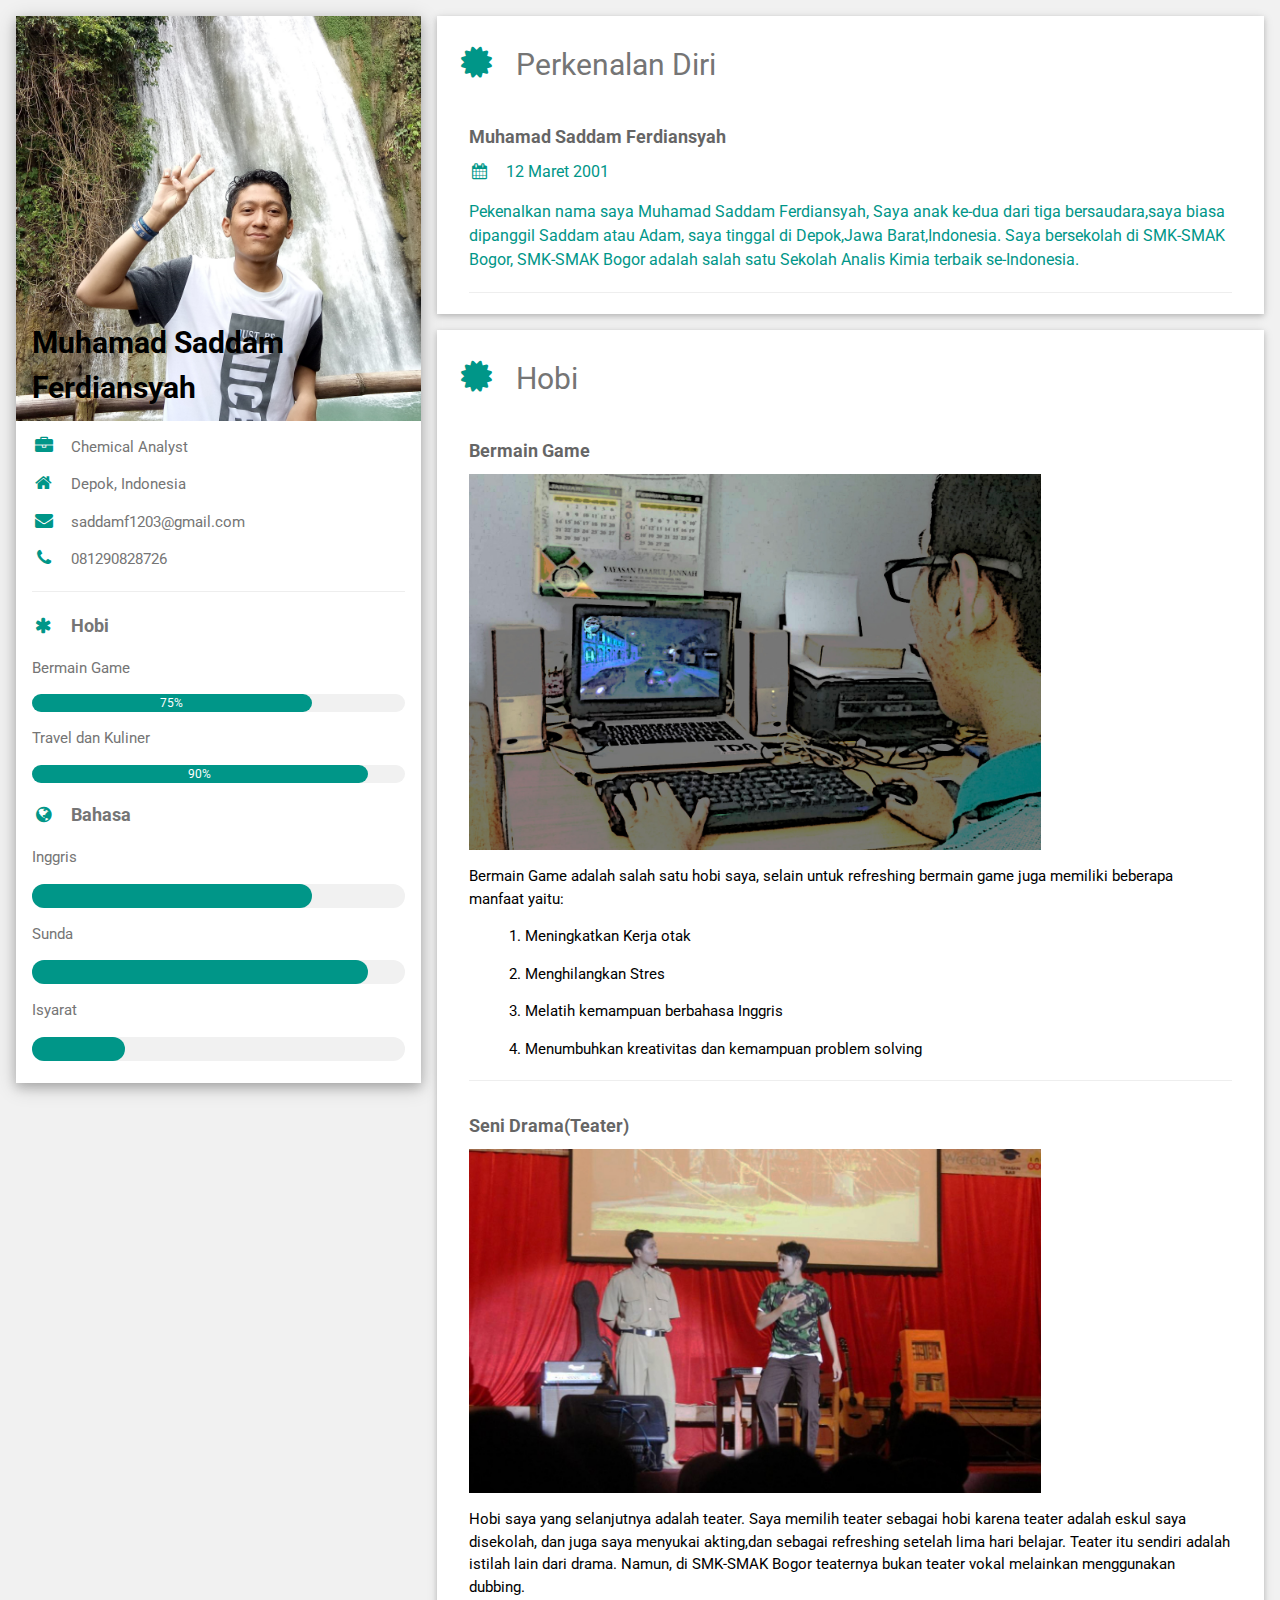
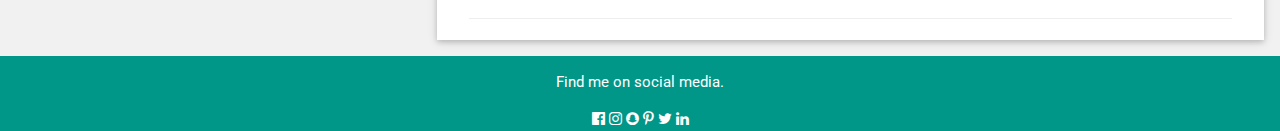
<file: index.html>
<!DOCTYPE html>
<html>
<title>Muhamad Saddam Ferdiansyah</title>
<meta charset="UTF-8">
<meta name="viewport" content="width=device-width, initial-scale=1">
<link rel="stylesheet" href="https://www.w3schools.com/w3css/4/w3.css">
<link rel='stylesheet' href='https://fonts.googleapis.com/css?family=Roboto'>
<link rel="stylesheet" href="https://cdnjs.cloudflare.com/ajax/libs/font-awesome/4.7.0/css/font-awesome.min.css">
<style>
html,body,h1,h2,h3,h4,h5,h6 {font-family: "Roboto", sans-serif}
</style>
<body class="w3-light-grey">

<!-- Page Container -->
<div class="w3-content w3-margin-top" style="max-width:1400px;">

  <!-- The Grid -->
  <div class="w3-row-padding">
  
    <!-- Left Column -->
    <div class="w3-third">
    
      <div class="w3-white w3-text-grey w3-card-4">
        <div class="w3-display-container">
          <img src="img/Saddamf.jpg" style="width:100%" alt="Avatar">
          <div class="w3-display-bottomleft w3-container w3-text-black">
            <h2><strong>Muhamad Saddam Ferdiansyah</strong></h2>
          </div>
        </div>
        <div class="w3-container">
          <p><i class="fa fa-briefcase fa-fw w3-margin-right w3-large w3-text-teal"></i>Chemical Analyst</p>
          <p><i class="fa fa-home fa-fw w3-margin-right w3-large w3-text-teal"></i>Depok, Indonesia</p>
          <p><i class="fa fa-envelope fa-fw w3-margin-right w3-large w3-text-teal"></i>saddamf1203@gmail.com</p>
          <p><i class="fa fa-phone fa-fw w3-margin-right w3-large w3-text-teal"></i>081290828726</p>
          <hr>

          <p class="w3-large"><b><i class="fa fa-asterisk fa-fw w3-margin-right w3-text-teal"></i>Hobi</b></p>
          <p>Bermain Game</p>
          <div class="w3-light-grey w3-round-xlarge w3-small">
            <div class="w3-container w3-center w3-round-xlarge w3-teal" style="width:75%">75%</div>
          </div>
          <p>Travel dan Kuliner</p>
          <div class="w3-light-grey w3-round-xlarge w3-small">
            <div class="w3-container w3-center w3-round-xlarge w3-teal" style="width:90%">
              <div class="w3-center w3-text-white">90%</div>
            </div>
          </div>
         

          <p class="w3-large w3-text-theme"><b><i class="fa fa-globe fa-fw w3-margin-right w3-text-teal"></i>Bahasa</b></p>
          <p>Inggris</p>
          <div class="w3-light-grey w3-round-xlarge">
            <div class="w3-round-xlarge w3-teal" style="height:24px;width:75%"></div>
          </div>
          <p>Sunda</p>
          <div class="w3-light-grey w3-round-xlarge">
            <div class="w3-round-xlarge w3-teal" style="height:24px;width:90%"></div>
          </div>
          <p>Isyarat</p>
          <div class="w3-light-grey w3-round-xlarge">
            <div class="w3-round-xlarge w3-teal" style="height:24px;width:25%"></div>
          </div>
          <br>
        </div>
      </div><br>

    <!-- End Left Column -->
    </div>

    <!-- Right Column -->
    <div class="w3-twothird">
    
      <div class="w3-container w3-card w3-white w3-margin-bottom">
        <h2 class="w3-text-grey w3-padding-16"><i class="fa fa-certificate fa-fw w3-margin-right w3-xxlarge w3-text-teal"></i>Perkenalan Diri</h2>
        <div class="w3-container">
          <h5 class="w3-opacity"><b>Muhamad Saddam Ferdiansyah</b></h5>
          <h6 class="w3-text-teal"><i class="fa fa-calendar fa-fw w3-margin-right"></i>12 Maret 2001
          <p>Pekenalkan nama saya Muhamad Saddam Ferdiansyah, Saya anak ke-dua dari tiga bersaudara,saya biasa dipanggil Saddam atau Adam, saya tinggal di Depok,Jawa Barat,Indonesia. Saya bersekolah di SMK-SMAK Bogor, SMK-SMAK Bogor adalah salah satu Sekolah Analis Kimia terbaik se-Indonesia.
          <hr>
        </div>
        <div class="w3-container">
        
        </div>
      </div>

      <div class="w3-container w3-card w3-white">
        <h2 class="w3-text-grey w3-padding-16"><i class="fa fa-certificate fa-fw w3-margin-right w3-xxlarge w3-text-teal"></i>Hobi</h2>
        <div class="w3-container">
          <h5 class="w3-opacity"><b>Bermain Game</b></h5>
          
           <img src="img/Gamef.jpg" style="width:75%" alt="Avatar">
          
          <p>	Bermain Game adalah salah satu hobi saya, selain untuk refreshing bermain game juga memiliki beberapa manfaat yaitu:
          <ul>  1. Meningkatkan Kerja otak</ul>
          <ul>  2. Menghilangkan Stres</ul>
          <ul>  3. Melatih kemampuan berbahasa Inggris</ul>
          <ul>  4. Menumbuhkan kreativitas dan kemampuan problem solving</ul></p>
          <hr>
        </div>
        <div class="w3-container">
          <h5 class="w3-opacity"><b>Seni Drama(Teater)</b></h5>
          
          <img src="img/Dramaf.jpg" style="width:75%" alt="Avatar">
          
          <p>Hobi saya yang selanjutnya adalah teater. Saya memilih teater sebagai hobi karena teater adalah eskul saya disekolah, dan juga saya menyukai akting,dan sebagai refreshing setelah lima hari belajar. Teater itu sendiri adalah istilah lain dari drama. Namun, di SMK-SMAK Bogor teaternya bukan teater vokal melainkan menggunakan dubbing.</p>
          <hr>
        </div>
        <div class="w3-container">
        </div>
      </div>

    <!-- End Right Column -->
    </div>
    
  <!-- End Grid -->
  </div>
  
  <!-- End Page Container -->
</div>

<footer class="w3-container w3-teal w3-center w3-margin-top">
  <p>Find me on social media.</p>
  <i class="fa fa-facebook-official w3-hover-opacity"></i>
  <i class="fa fa-instagram w3-hover-opacity"></i>
  <i class="fa fa-snapchat w3-hover-opacity"></i>
  <i class="fa fa-pinterest-p w3-hover-opacity"></i>
  <i class="fa fa-twitter w3-hover-opacity"></i>
  <i class="fa fa-linkedin w3-hover-opacity"></i>
 
</footer>

</body>
</html>
</file>
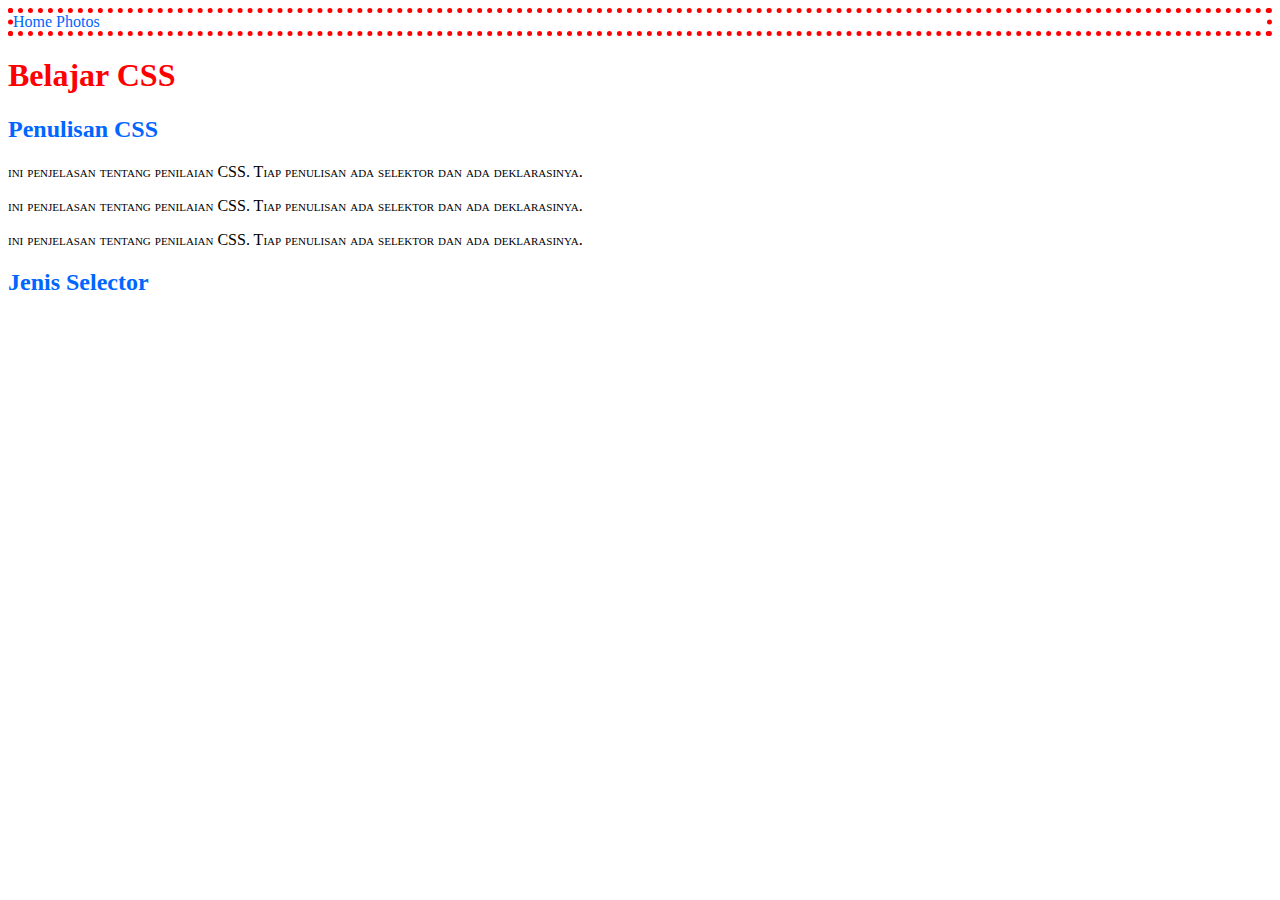
<file: belajarcss.html>
<!DOCTYPE html>
<html>
<head>
	<title>Belajar CSS</title>
	<link rel="stylesheet" type="text/css" href="css/belajarstyle.css">
</head>
<body>

<div id="nav">
	<a href="belajarcss.html">Home</a>
	<a href="photos.html">Photos</a>
</div>

<h1>Belajar CSS</h1>

<h2>Penulisan CSS</h2>
<div class="penjelasan">
<p>ini penjelasan tentang penilaian CSS. Tiap penulisan ada selektor dan ada deklarasinya.</p>
<p>ini penjelasan tentang penilaian CSS. Tiap penulisan ada selektor dan ada deklarasinya.</p>
<p>ini penjelasan tentang penilaian CSS. Tiap penulisan ada selektor dan ada deklarasinya.</p>
</div>
<h2>Jenis Selector</h2>

</body>
</html>
</file>
<file: css/belajarstyle.css>
h1 {color:#FF0000;}

h2 {color:#0066ff;}

#nav	{
	border: 5px dotted red;

}

#nav a {
	text-decoration: none;
	color:#0066ff;
}

.penjelasan{
	font-family: Roboto;
	font-variant: small-caps;
}
</file>
